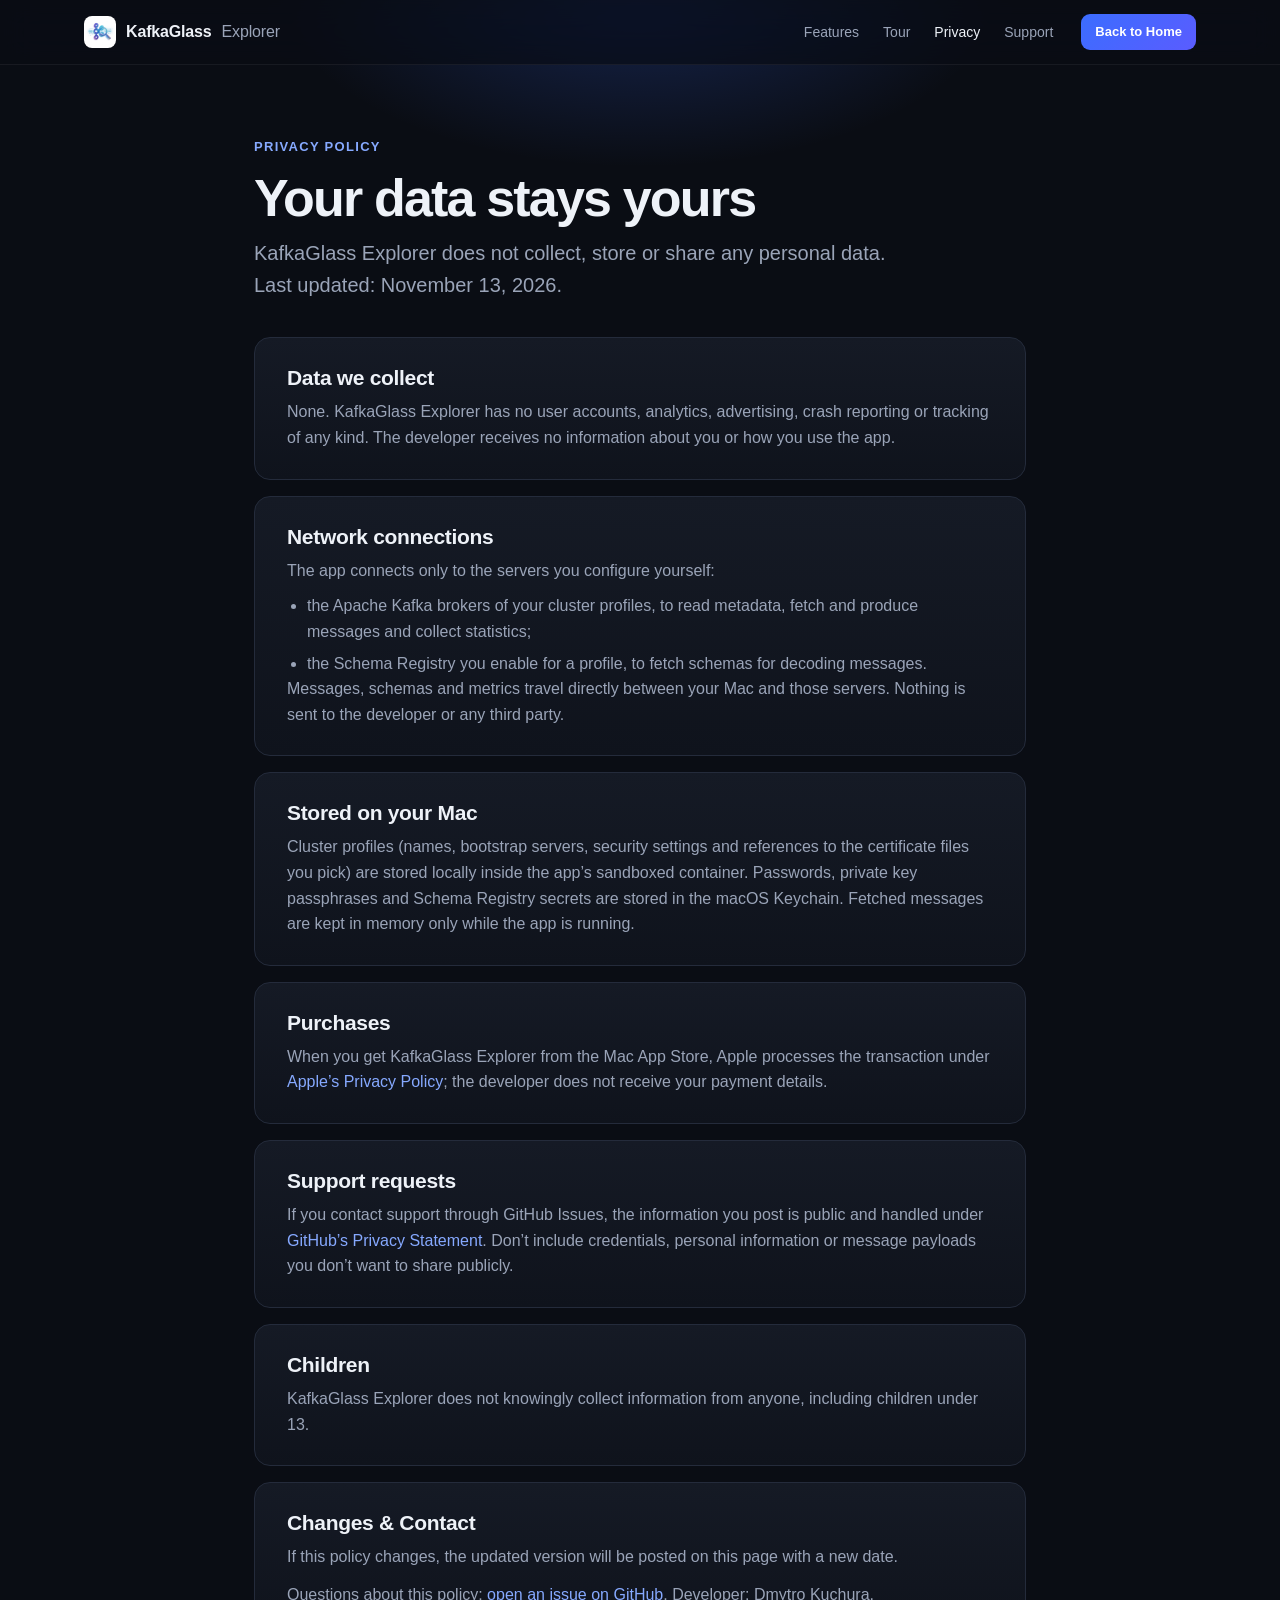
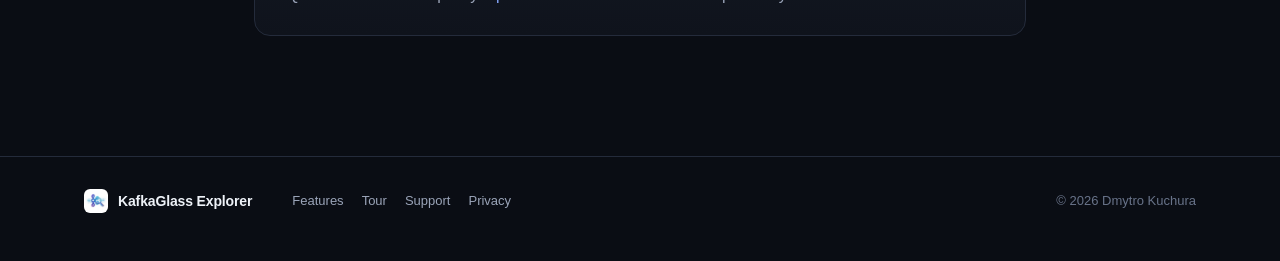
<file: privacy.html>
<!doctype html>
<html lang="en" class="nojs">
<head>
<meta charset="utf-8">
<meta name="viewport" content="width=device-width, initial-scale=1">
<title>KafkaGlass Explorer Privacy Policy</title>
<meta name="description" content="KafkaGlass Explorer does not collect, store or share any personal data. It connects only to the Kafka clusters and Schema Registry you configure.">
<meta name="author" content="Dmytro Kuchura">
<meta name="robots" content="index, follow">
<link rel="canonical" href="https://kafka-glass.github.io/desktop-app/privacy.html">
<link rel="sitemap" type="application/xml" title="Sitemap" href="sitemap.xml">
<meta name="application-name" content="KafkaGlass Explorer">
<meta name="theme-color" content="#0a0d14">
<meta name="color-scheme" content="dark">

<meta property="og:type" content="website">
<meta property="og:site_name" content="KafkaGlass Explorer">
<meta property="og:url" content="https://kafka-glass.github.io/desktop-app/privacy.html">
<meta property="og:title" content="KafkaGlass Explorer Privacy Policy">
<meta property="og:description" content="No accounts, no analytics, no tracking. Your data stays between your Mac and your Kafka cluster.">
<meta property="og:image" content="https://kafka-glass.github.io/desktop-app/og.png">
<meta name="twitter:card" content="summary_large_image">

<link rel="icon" href="icon.png" type="image/png">
<link rel="apple-touch-icon" href="icon.png">
<link rel="manifest" href="site.webmanifest">
<link rel="stylesheet" href="style.css">
</head>
<body>

<nav aria-label="Main">
  <div class="wrap">
    <a class="brand" href="./" aria-label="KafkaGlass Explorer home"><img src="icon.png" alt="" width="32" height="32">KafkaGlass <span>Explorer</span></a>
    <div class="links">
      <a href="./#features">Features</a>
      <a href="./#tour">Tour</a>
      <a href="privacy.html" aria-current="page">Privacy</a>
      <a href="support.html">Support</a>
    </div>
    <a class="btn small" href="./">Back to Home</a>
  </div>
</nav>

<main>
<header class="page-head">
  <div class="wrap narrow">
    <div class="eyebrow">Privacy Policy</div>
    <h1>Your data stays yours</h1>
    <p class="lede">KafkaGlass Explorer does not collect, store or share any personal data. Last updated: November 13, 2026.</p>
  </div>
</header>

<section class="doc">
  <div class="wrap narrow">
    <div class="doc-card">
      <h2>Data we collect</h2>
      <p>None. KafkaGlass Explorer has no user accounts, analytics, advertising, crash reporting or tracking of any kind. The developer receives no information about you or how you use the app.</p>
    </div>

    <div class="doc-card">
      <h2>Network connections</h2>
      <p>The app connects only to the servers you configure yourself:</p>
      <ul>
        <li>the Apache Kafka brokers of your cluster profiles, to read metadata, fetch and produce messages and collect statistics;</li>
        <li>the Schema Registry you enable for a profile, to fetch schemas for decoding messages.</li>
      </ul>
      <p>Messages, schemas and metrics travel directly between your Mac and those servers. Nothing is sent to the developer or any third party.</p>
    </div>

    <div class="doc-card">
      <h2>Stored on your Mac</h2>
      <p>Cluster profiles (names, bootstrap servers, security settings and references to the certificate files you pick) are stored locally inside the app’s sandboxed container. Passwords, private key passphrases and Schema Registry secrets are stored in the macOS Keychain. Fetched messages are kept in memory only while the app is running.</p>
    </div>

    <div class="doc-card">
      <h2>Purchases</h2>
      <p>When you get KafkaGlass Explorer from the Mac App Store, Apple processes the transaction under <a href="https://www.apple.com/legal/privacy/">Apple’s Privacy Policy</a>; the developer does not receive your payment details.</p>
    </div>

    <div class="doc-card">
      <h2>Support requests</h2>
      <p>If you contact support through GitHub Issues, the information you post is public and handled under <a href="https://docs.github.com/site-policy/privacy-policies/github-general-privacy-statement">GitHub’s Privacy Statement</a>. Don’t include credentials, personal information or message payloads you don’t want to share publicly.</p>
    </div>

    <div class="doc-card">
      <h2>Children</h2>
      <p>KafkaGlass Explorer does not knowingly collect information from anyone, including children under 13.</p>
    </div>

    <div class="doc-card">
      <h2>Changes &amp; Contact</h2>
      <p>If this policy changes, the updated version will be posted on this page with a new date.</p>
      <p>Questions about this policy: <a href="https://github.com/kafka-glass/desktop-app/issues/new">open an issue on GitHub</a>. Developer: Dmytro Kuchura.</p>
    </div>
  </div>
</section>
</main>

<footer>
  <div class="wrap">
    <a class="brand" href="./"><img src="icon.png" alt="" width="24" height="24" loading="lazy">KafkaGlass Explorer</a>
    <nav aria-label="Footer" class="flinks">
      <a href="./#features">Features</a>
      <a href="./#tour">Tour</a>
      <a href="support.html">Support</a>
      <a href="privacy.html">Privacy</a>
    </nav>
    <p>© 2026 Dmytro Kuchura</p>
  </div>
</footer>

</body>
</html>
</file>
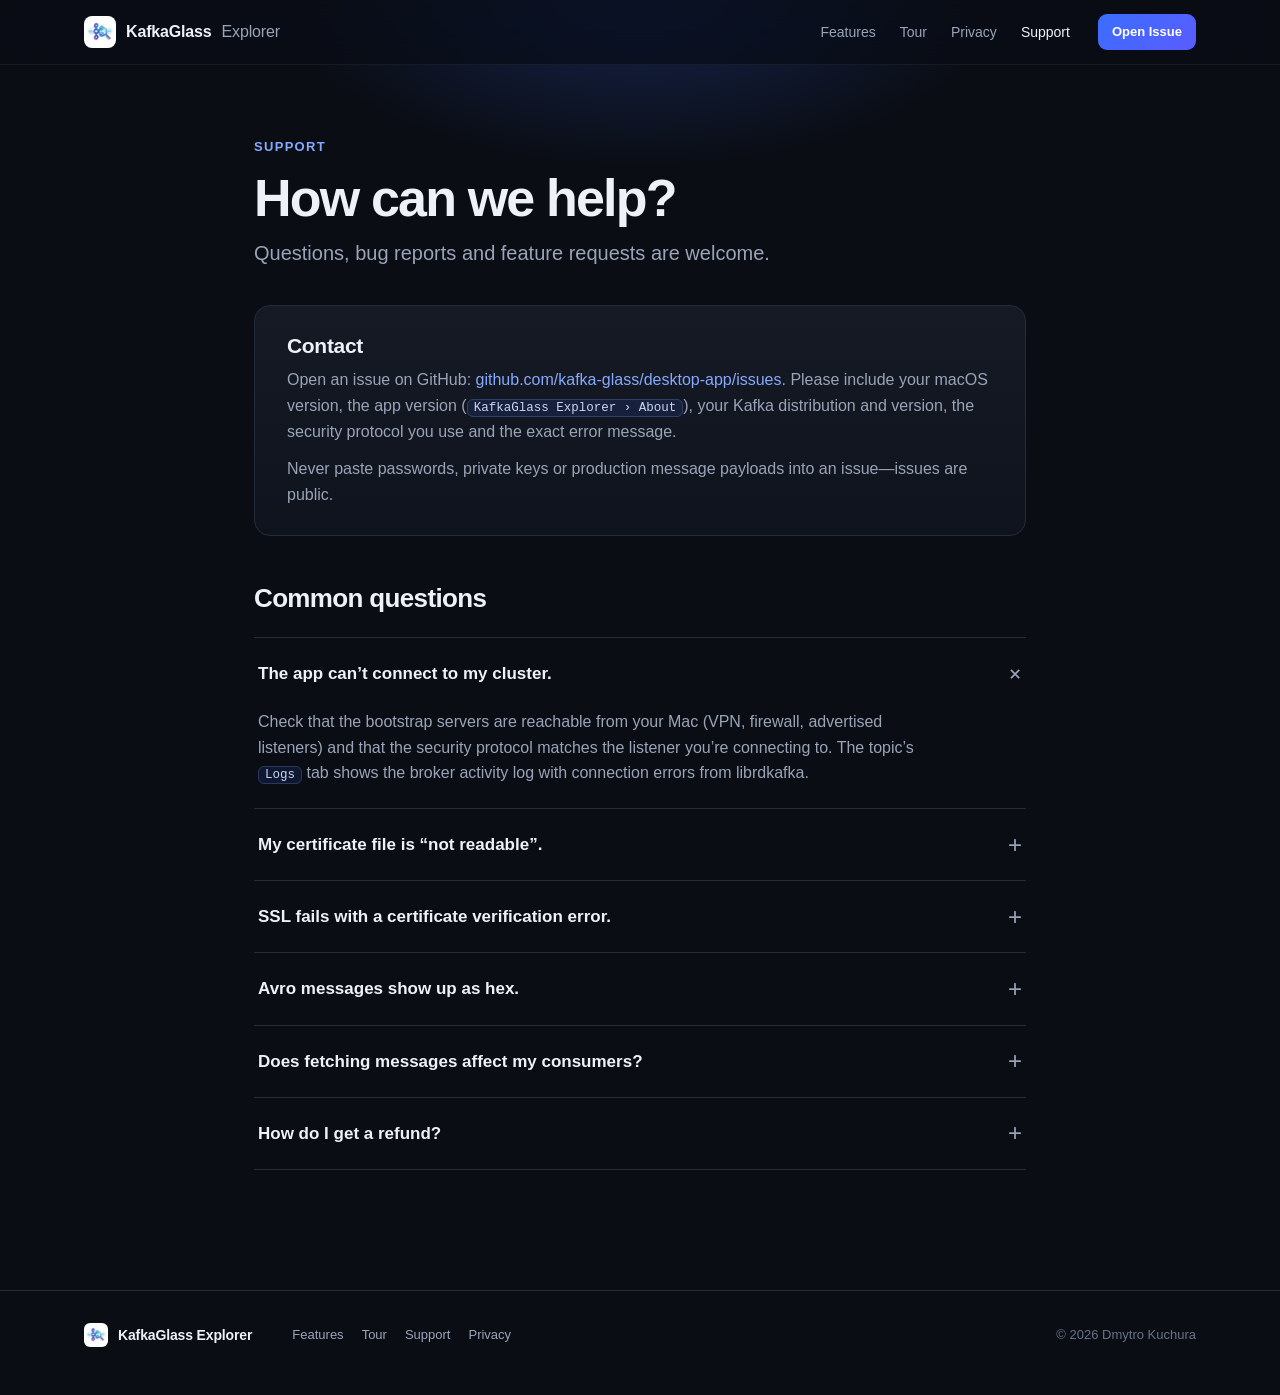
<file: support.html>
<!doctype html>
<html lang="en" class="nojs">
<head>
<meta charset="utf-8">
<meta name="viewport" content="width=device-width, initial-scale=1">
<title>KafkaGlass Explorer Support — Help, Connections &amp; FAQ</title>
<meta name="description" content="Get help with KafkaGlass Explorer for macOS: connecting to secured Kafka clusters, certificates, Schema Registry, Avro decoding and troubleshooting.">
<meta name="author" content="Dmytro Kuchura">
<meta name="robots" content="index, follow, max-image-preview:large, max-snippet:-1, max-video-preview:-1">
<link rel="canonical" href="https://kafka-glass.github.io/desktop-app/support.html">
<link rel="sitemap" type="application/xml" title="Sitemap" href="sitemap.xml">
<meta name="application-name" content="KafkaGlass Explorer">
<meta name="theme-color" content="#0a0d14">
<meta name="color-scheme" content="dark">

<meta property="og:type" content="website">
<meta property="og:site_name" content="KafkaGlass Explorer">
<meta property="og:locale" content="en_US">
<meta property="og:url" content="https://kafka-glass.github.io/desktop-app/support.html">
<meta property="og:title" content="KafkaGlass Explorer Support">
<meta property="og:description" content="Connection troubleshooting, certificates, Schema Registry and bug reports for KafkaGlass Explorer on macOS.">
<meta property="og:image" content="https://kafka-glass.github.io/desktop-app/og.png">
<meta property="og:image:width" content="1200">
<meta property="og:image:height" content="630">
<meta name="twitter:card" content="summary_large_image">
<meta name="twitter:title" content="KafkaGlass Explorer Support">
<meta name="twitter:description" content="Connection troubleshooting, certificates, Schema Registry and bug reports for KafkaGlass Explorer on macOS.">
<meta name="twitter:image" content="https://kafka-glass.github.io/desktop-app/og.png">

<link rel="icon" href="icon.png" type="image/png">
<link rel="apple-touch-icon" href="icon.png">
<link rel="manifest" href="site.webmanifest">
<link rel="stylesheet" href="style.css">

<script type="application/ld+json">
{
  "@context": "https://schema.org",
  "@graph": [
    {
      "@type": "WebPage",
      "@id": "https://kafka-glass.github.io/desktop-app/support.html#webpage",
      "url": "https://kafka-glass.github.io/desktop-app/support.html",
      "name": "KafkaGlass Explorer Support",
      "inLanguage": "en"
    },
    {
      "@type": "BreadcrumbList",
      "itemListElement": [
        { "@type": "ListItem", "position": 1, "name": "KafkaGlass Explorer", "item": "https://kafka-glass.github.io/desktop-app/" },
        { "@type": "ListItem", "position": 2, "name": "Support", "item": "https://kafka-glass.github.io/desktop-app/support.html" }
      ]
    }
  ]
}
</script>
</head>
<body>

<nav aria-label="Main">
  <div class="wrap">
    <a class="brand" href="./" aria-label="KafkaGlass Explorer home"><img src="icon.png" alt="" width="32" height="32">KafkaGlass <span>Explorer</span></a>
    <div class="links">
      <a href="./#features">Features</a>
      <a href="./#tour">Tour</a>
      <a href="privacy.html">Privacy</a>
      <a href="support.html" aria-current="page">Support</a>
    </div>
    <a class="btn small" href="https://github.com/kafka-glass/desktop-app/issues/new">Open Issue</a>
  </div>
</nav>

<main>
<header class="page-head">
  <div class="wrap narrow">
    <div class="eyebrow">Support</div>
    <h1>How can we help?</h1>
    <p class="lede">Questions, bug reports and feature requests are welcome.</p>
  </div>
</header>

<section class="doc">
  <div class="wrap narrow">
    <div class="doc-card">
      <h2>Contact</h2>
      <p>Open an issue on GitHub: <a href="https://github.com/kafka-glass/desktop-app/issues/new">github.com/kafka-glass/desktop-app/issues</a>. Please include your macOS version, the app version (<code>KafkaGlass Explorer › About</code>), your Kafka distribution and version, the security protocol you use and the exact error message.</p>
      <p>Never paste passwords, private keys or production message payloads into an issue—issues are public.</p>
    </div>

    <h2 style="margin-top:48px;font-size:26px">Common questions</h2>
    <div class="faq" style="margin-top:24px">
      <details open>
        <summary><h3>The app can’t connect to my cluster.</h3></summary>
        <p>Check that the bootstrap servers are reachable from your Mac (VPN, firewall, advertised listeners) and that the security protocol matches the listener you’re connecting to. The topic’s <code>Logs</code> tab shows the broker activity log with connection errors from librdkafka.</p>
      </details>
      <details>
        <summary><h3>My certificate file is “not readable”.</h3></summary>
        <p>KafkaGlass runs in the macOS App Sandbox, so it can only read files you select with the file picker. Open <code>Cluster › Edit Cluster Settings…</code> and choose the CA, client certificate and key files again with the <b>Browse…</b> button rather than typing their paths.</p>
      </details>
      <details>
        <summary><h3>SSL fails with a certificate verification error.</h3></summary>
        <p>If your brokers use a private CA, select its certificate as the CA file in the cluster settings. Without one, KafkaGlass verifies the brokers against the system root certificates.</p>
      </details>
      <details>
        <summary><h3>Avro messages show up as hex.</h3></summary>
        <p>Enable Schema Registry in the cluster settings and check its URL and credentials. Avro decoding applies to messages in the Confluent wire format (magic byte <code>0x00</code> followed by a 4-byte schema ID).</p>
      </details>
      <details>
        <summary><h3>Does fetching messages affect my consumers?</h3></summary>
        <p>No. KafkaGlass reads with manual partition assignment and never joins a consumer group or commits offsets.</p>
      </details>
      <details>
        <summary><h3>How do I get a refund?</h3></summary>
        <p>App Store purchases are handled by Apple. Request a refund at <a href="https://reportaproblem.apple.com">reportaproblem.apple.com</a>.</p>
      </details>
    </div>
  </div>
</section>
</main>

<footer>
  <div class="wrap">
    <a class="brand" href="./"><img src="icon.png" alt="" width="24" height="24" loading="lazy">KafkaGlass Explorer</a>
    <nav aria-label="Footer" class="flinks">
      <a href="./#features">Features</a>
      <a href="./#tour">Tour</a>
      <a href="support.html">Support</a>
      <a href="privacy.html">Privacy</a>
    </nav>
    <p>© 2026 Dmytro Kuchura</p>
  </div>
</footer>

</body>
</html>
</file>
<file: style.css>
:root {
  --bg: #0a0d14;
  --bg2: #0f131c;
  --panel: #151a25;
  --panel2: #1b2130;
  --line: #242b3b;
  --line2: #313a4f;
  --text: #eef2f8;
  --dim: #9aa4b8;
  --faint: #687389;
  --accent: #3b6dff;
  --accent2: #86a9ff;
  --cyan: #2fd4f0;
  --violet: #8b6cff;
  --green: #34c77b;
  --orange: #f5a524;
  --red: #ff5f6d;
  --radius: 16px;
  --mono: ui-monospace, SFMono-Regular, Menlo, monospace;
}

* { box-sizing: border-box; }
html { scroll-behavior: smooth; overflow-x: clip; }
body {
  margin: 0;
  background: var(--bg);
  color: var(--text);
  font: 16px/1.6 -apple-system, BlinkMacSystemFont, "SF Pro Text", "Segoe UI", Inter, sans-serif;
  -webkit-font-smoothing: antialiased;
  overflow-x: clip;
}
a { color: var(--accent2); text-decoration: none; }
a:hover { text-decoration: underline; }
code, kbd {
  font: 12.5px var(--mono);
  color: #c9d6f5;
  background: rgba(59, 109, 255, .12);
  border: 1px solid rgba(134, 169, 255, .22);
  padding: 1px 6px;
  border-radius: 6px;
}

.wrap { max-width: 1160px; margin: 0 auto; padding: 0 24px; }
.narrow { max-width: 820px; }
@media (max-width: 600px) { .wrap { padding: 0 16px; } }

/* nav */
body > nav {
  position: sticky;
  top: 0;
  z-index: 20;
  backdrop-filter: saturate(1.6) blur(16px);
  -webkit-backdrop-filter: saturate(1.6) blur(16px);
  background: rgba(10, 13, 20, .74);
  border-bottom: 1px solid rgba(255, 255, 255, .06);
}
body > nav .wrap { display: flex; align-items: center; gap: 28px; height: 64px; }
.brand {
  display: flex;
  align-items: center;
  gap: 10px;
  color: var(--text);
  font-weight: 650;
  letter-spacing: -.01em;
  white-space: nowrap;
}
.brand:hover { text-decoration: none; }
.brand img { width: 32px; height: 32px; border-radius: 8px; }
.brand span { color: var(--dim); font-weight: 500; }
body > nav .links { display: flex; gap: 24px; margin-left: auto; font-size: 14px; }
body > nav .links a { color: var(--dim); }
body > nav .links a:hover,
body > nav .links a[aria-current] { color: var(--text); text-decoration: none; }
@media (max-width: 800px) {
  body > nav .links { display: none; }
  body > nav .btn { margin-left: auto; }
}
@media (max-width: 420px) { .brand span { display: none; } }

.btn {
  display: inline-flex;
  align-items: center;
  gap: 10px;
  background: linear-gradient(135deg, var(--accent), #5a5cff);
  color: #fff;
  font-weight: 600;
  padding: 12px 22px;
  border-radius: 11px;
  font-size: 15px;
  border: 0;
  cursor: pointer;
  box-shadow: 0 8px 24px -8px rgba(59, 109, 255, .72), inset 0 1px 0 rgba(255, 255, 255, .22);
  transition: transform .15s, filter .15s;
}
.btn:hover { text-decoration: none; filter: brightness(1.1); transform: translateY(-1px); }
.btn.small { padding: 8px 14px; font-size: 13px; border-radius: 9px; box-shadow: none; }
.btn.ghost {
  background: rgba(255, 255, 255, .06);
  color: var(--text);
  box-shadow: inset 0 0 0 1px var(--line2);
}
.btn.soon { cursor: default; color: var(--dim); }
.btn.soon:hover { filter: none; transform: none; }
.btn svg { width: 18px; height: 18px; flex: none; }
.btn .tag {
  font-size: 10.5px;
  font-weight: 600;
  text-transform: uppercase;
  letter-spacing: .06em;
  padding: 2px 7px;
  border-radius: 99px;
  background: rgba(47, 212, 240, .14);
  color: var(--cyan);
}

/* hero */
.hero { position: relative; padding: 88px 0 0; text-align: center; isolation: isolate; }
.hero::before {
  content: "";
  position: absolute;
  inset: -120px 0 auto;
  height: 900px;
  z-index: -1;
  background:
    radial-gradient(640px 360px at 50% 10%, rgba(59, 109, 255, .36), transparent 70%),
    radial-gradient(420px 260px at 18% 42%, rgba(139, 108, 255, .16), transparent 70%),
    radial-gradient(420px 260px at 82% 42%, rgba(47, 212, 240, .13), transparent 70%);
}
.hero::after {
  content: "";
  position: absolute;
  inset: 0;
  z-index: -1;
  opacity: .35;
  background-image:
    linear-gradient(rgba(255, 255, 255, .04) 1px, transparent 1px),
    linear-gradient(90deg, rgba(255, 255, 255, .04) 1px, transparent 1px);
  background-size: 48px 48px;
  mask-image: radial-gradient(ellipse at 50% 20%, #000 20%, transparent 65%);
  -webkit-mask-image: radial-gradient(ellipse at 50% 20%, #000 20%, transparent 65%);
}
.hero-icon { width: 112px; height: 112px; display: block; margin: 0 auto 26px; border-radius: 25px; box-shadow: 0 18px 50px -6px rgba(59, 109, 255, .55), 0 0 0 1px rgba(255, 255, 255, .12); }
.pill {
  display: inline-flex;
  align-items: center;
  gap: 8px;
  font-size: 13px;
  color: var(--dim);
  padding: 6px 14px 6px 8px;
  border-radius: 99px;
  background: rgba(255, 255, 255, .04);
  border: 1px solid var(--line);
}
.pill b {
  background: linear-gradient(135deg, var(--accent), var(--violet));
  color: #fff;
  font-size: 11px;
  padding: 2px 8px;
  border-radius: 99px;
  font-weight: 600;
}
.pill:hover { text-decoration: none; color: var(--text); }
h1 {
  font-size: clamp(38px, 6.8vw, 74px);
  line-height: 1.03;
  letter-spacing: -.035em;
  margin: 24px auto 20px;
  max-width: 900px;
  font-weight: 750;
}
.grad {
  background: linear-gradient(100deg, #9ad9ff 0%, #5b8cff 45%, #a47bff 100%);
  -webkit-background-clip: text;
  background-clip: text;
  color: transparent;
}
.lede {
  font-size: clamp(17px, 2.2vw, 20px);
  color: var(--dim);
  max-width: 680px;
  margin: 0 auto 34px;
}
.cta { display: flex; gap: 12px; justify-content: center; flex-wrap: wrap; }
.cta-meta { margin: 16px 0 0; font-size: 13px; color: var(--faint); }
.cta-meta span + span::before { content: "·"; margin: 0 8px; }

/* screenshot slots: a CSS mock stays in place until screenshots/<name>.png exists */
.slot { position: relative; }
.slot > img.real {
  display: block;
  width: 100%;
  height: auto;
  border-radius: 14px;
  border: 1px solid rgba(255, 255, 255, .11);
  box-shadow: 0 50px 120px -30px rgba(0, 0, 0, .9), 0 0 120px -30px rgba(59, 109, 255, .36);
}
.panel .slot > img.real, .slot.flat > img.real { border: 0; border-radius: 0; box-shadow: none; }

/* app window mockup */
.shot { margin: 60px auto 0; max-width: 1120px; perspective: 2000px; }
.shot > .slot { transform: rotateX(8deg); transform-origin: 50% 0; transition: transform .8s cubic-bezier(.2, .7, .2, 1); }
.shot.in > .slot { transform: none; }
.win {
  border-radius: 14px;
  overflow: hidden;
  border: 1px solid rgba(255, 255, 255, .11);
  background: #12161f;
  box-shadow:
    0 50px 120px -30px rgba(0, 0, 0, .9),
    0 0 0 1px rgba(0, 0, 0, .6),
    0 0 120px -20px rgba(59, 109, 255, .36);
  text-align: left;
  font-size: 12px;
  line-height: 1.4;
  user-select: none;
}
.titlebar {
  height: 34px;
  display: flex;
  align-items: center;
  padding: 0 12px;
  gap: 8px;
  background: #1a1e28;
  border-bottom: 1px solid #252a36;
  position: relative;
}
.titlebar i { width: 12px; height: 12px; border-radius: 50%; display: block; }
.titlebar i:nth-child(1) { background: #ff5f57; }
.titlebar i:nth-child(2) { background: #febc2e; }
.titlebar i:nth-child(3) { background: #28c840; }
.titlebar span {
  position: absolute;
  left: 0;
  right: 0;
  text-align: center;
  color: #8b93a5;
  font-size: 12px;
  pointer-events: none;
  white-space: nowrap;
  overflow: hidden;
  text-overflow: ellipsis;
  padding: 0 70px;
}

.kg-body { display: grid; grid-template-columns: 214px 1fr 300px; height: 580px; }
.kg-body > * { min-width: 0; }

/* sidebar */
.kg-side {
  background: linear-gradient(rgba(34, 42, 62, .9), rgba(22, 27, 38, .95));
  border-right: 1px solid #232838;
  padding: 10px 9px;
  display: flex;
  flex-direction: column;
  gap: 1px;
  overflow: hidden;
}
.kg-cluster {
  display: flex;
  align-items: center;
  gap: 8px;
  padding: 7px 9px;
  border-radius: 9px;
  background: rgba(255, 255, 255, .06);
  border: 1px solid rgba(255, 255, 255, .08);
  margin-bottom: 6px;
}
.kg-cluster b { font-size: 11.5px; color: #fff; font-weight: 600; }
.kg-cluster > div { min-width: 0; }
.kg-cluster small { display: block; white-space: nowrap; overflow: hidden; text-overflow: ellipsis; font-size: 9.5px; color: #8b93a5; font-family: var(--mono); }
.kg-cluster .env { margin-left: auto; font-size: 9px; font-weight: 700; padding: 2px 6px; border-radius: 5px; background: rgba(255, 95, 109, .18); color: #ff8d97; letter-spacing: .04em; }
.dot { width: 7px; height: 7px; border-radius: 50%; background: var(--green); box-shadow: 0 0 0 3px rgba(52, 199, 123, .18); flex: none; }
.kg-grp {
  font-size: 10px;
  text-transform: uppercase;
  letter-spacing: .06em;
  color: #6b7488;
  font-weight: 600;
  padding: 9px 8px 4px;
}
.kg-item {
  display: flex;
  align-items: center;
  gap: 7px;
  padding: 5px 8px;
  border-radius: 7px;
  color: #b7bfd0;
  font-size: 11.5px;
  white-space: nowrap;
}
.kg-item svg { width: 12px; height: 12px; flex: none; color: #7f8aa3; }
.kg-item em { margin-left: auto; font-style: normal; font-size: 10px; color: #7f889b; font-family: var(--mono); }
.kg-item.sel { background: rgba(59, 109, 255, .3); color: #fff; font-weight: 550; }
.kg-item.sel svg, .kg-item.sel em { color: #c4d4ff; }
.kg-item.sub { padding-left: 26px; font-size: 11px; }
.kg-item.sub::before { content: ""; width: 5px; height: 5px; border-radius: 2px; background: #3a4358; flex: none; }

/* main workspace */
.kg-main {
  background: #11151d;
  display: flex;
  flex-direction: column;
  overflow: hidden;
}
.kg-head { padding: 12px 14px 10px; border-bottom: 1px solid #1f2431; display: flex; align-items: center; gap: 10px; flex-wrap: wrap; }
.kg-head h4 { margin: 0; font-size: 14px; color: #fff; font-weight: 650; letter-spacing: -.01em; font-family: var(--mono); }
.kg-head .meta { font-size: 10.5px; color: #7f889b; }
.seg {
  display: inline-flex;
  background: #0c0f15;
  border: 1px solid #262c3b;
  border-radius: 8px;
  padding: 2px;
  font-size: 10.5px;
}
.seg span { padding: 3px 9px; border-radius: 6px; color: #8b93a5; white-space: nowrap; }
.seg span.on { background: #283048; color: #fff; font-weight: 550; }
.kg-head .seg { margin-left: auto; }
.kg-bar { display: flex; align-items: center; gap: 7px; padding: 8px 14px; border-bottom: 1px solid #1f2431; background: rgba(20, 24, 34, .7); flex-wrap: wrap; }
.chip {
  padding: 3px 9px;
  border-radius: 6px;
  background: #1b2030;
  border: 1px solid #293042;
  color: #aab2c2;
  font-size: 11px;
  white-space: nowrap;
}
.chip.accent { background: rgba(59, 109, 255, .22); border-color: rgba(134, 169, 255, .42); color: #d3e0ff; }
.chip.green { background: rgba(52, 199, 123, .13); border-color: rgba(52, 199, 123, .32); color: #7fe0ab; }
.chip.search { flex: 1; min-width: 90px; color: #6b7488; }
.kg-table { flex: 1; overflow: hidden; font-family: var(--mono); font-size: 11px; }
.kg-tr { display: grid; grid-template-columns: 62px 34px 1fr 118px 52px; gap: 10px; padding: 6px 14px; border-bottom: 1px solid #181d28; color: #b4bccd; white-space: nowrap; }
.kg-tr > * { overflow: hidden; text-overflow: ellipsis; }
.kg-tr.th { font-family: -apple-system, BlinkMacSystemFont, sans-serif; font-size: 10px; text-transform: uppercase; letter-spacing: .05em; color: #6b7488; font-weight: 600; background: #131823; }
.kg-tr.sel { background: rgba(59, 109, 255, .22); color: #fff; }
.kg-tr .k { color: #9ec1ff; }
.kg-tr.sel .k { color: #d6e3ff; }
.kg-tr .muted { color: #6b7488; }

/* inspector */
.kg-insp {
  background: #151923;
  border-left: 1px solid #232838;
  padding: 12px;
  display: flex;
  flex-direction: column;
  gap: 10px;
  overflow: hidden;
}
.kg-lbl { font-size: 10px; text-transform: uppercase; letter-spacing: .05em; color: #7f889b; font-weight: 600; margin-bottom: 5px; }
.kg-key { font: 11px var(--mono); padding: 7px 9px; border-radius: 8px; background: #0e1118; border: 1px solid #232838; color: #9ec1ff; display: flex; justify-content: space-between; gap: 8px; }
.kg-key span { color: #6b7488; }
.kg-kv { display: grid; grid-template-columns: 1fr 1fr; gap: 5px; }
.kg-kv div { font-size: 10.5px; padding: 5px 8px; border-radius: 7px; background: #1b2030; }
.kg-kv div span { display: block; color: #7f889b; font-size: 9.5px; }
.kg-kv div b { color: #e3e8f2; font-weight: 550; font-family: var(--mono); }
.kg-insp .seg { width: 100%; display: grid; grid-template-columns: repeat(4, 1fr); text-align: center; }
.kg-insp .seg span { padding: 3px 0; }
.code {
  font: 11px/1.62 var(--mono);
  color: #c9cfdb;
  white-space: pre;
  background: #0b0e14;
  border: 1px solid #1f2431;
  border-radius: 9px;
  padding: 10px 11px;
  overflow: hidden;
  flex: 1;
}
.code .k { color: #9fb7ff; }
.code .s { color: #f0b46b; }
.code .n { color: #7ee0a8; }
.code .c { color: #4d566a; }
.code .p { color: #7f889b; }

@media (max-width: 1020px) {
  .kg-body { grid-template-columns: 200px 1fr; }
  .kg-insp { display: none; }
}
@media (max-width: 760px) {
  .kg-body { grid-template-columns: 1fr; height: 460px; }
  .kg-side { display: none; }
  .kg-tr { grid-template-columns: 54px 28px 1fr 52px; }
  .kg-tr > :nth-child(4) { display: none; }
  .kg-head .seg { margin-left: 0; }
}

/* sections */
section { padding: 116px 0 0; }
.eyebrow {
  color: var(--accent2);
  font-weight: 600;
  font-size: 13px;
  text-transform: uppercase;
  letter-spacing: .1em;
}
h2 {
  font-size: clamp(30px, 4.4vw, 46px);
  line-height: 1.1;
  letter-spacing: -.025em;
  margin: 12px 0 16px;
  font-weight: 720;
}
.sub { color: var(--dim); font-size: 18px; max-width: 660px; margin: 0; }
.center { text-align: center; }
.center .sub { margin: 0 auto; }

.grid { display: grid; grid-template-columns: repeat(3, 1fr); gap: 16px; margin-top: 56px; }
@media (max-width: 900px) { .grid { grid-template-columns: repeat(2, 1fr); } }
@media (max-width: 600px) { .grid { grid-template-columns: 1fr; } }
.card {
  position: relative;
  background: linear-gradient(180deg, var(--panel), var(--bg2));
  border: 1px solid var(--line);
  border-radius: var(--radius);
  padding: 28px;
  transition: border-color .2s, transform .2s;
  overflow: hidden;
}
.card:hover { border-color: var(--line2); transform: translateY(-2px); }
.card .ico {
  width: 44px;
  height: 44px;
  border-radius: 12px;
  display: grid;
  place-items: center;
  margin-bottom: 18px;
  background: rgba(59, 109, 255, .14);
  border: 1px solid rgba(134, 169, 255, .32);
  color: var(--accent2);
}
.card .ico.c { background: rgba(47, 212, 240, .1); border-color: rgba(47, 212, 240, .3); color: var(--cyan); }
.card .ico.v { background: rgba(139, 108, 255, .13); border-color: rgba(139, 108, 255, .34); color: #b29dff; }
.card .ico svg { width: 22px; height: 22px; }
.card h3 { margin: 0 0 8px; font-size: 18px; letter-spacing: -.01em; }
.card p { margin: 0; color: var(--dim); font-size: 15px; }

/* feature rows */
.row { display: grid; grid-template-columns: 1fr 1.15fr; gap: 64px; align-items: center; margin-top: 112px; }
.row.rev > :first-child { order: 2; }
@media (max-width: 900px) {
  .row, .row.rev { grid-template-columns: 1fr; gap: 36px; margin-top: 84px; }
  .row.rev > :first-child { order: 0; }
}
.row > *, .grid > *, .dl > * { min-width: 0; }
.row ul { list-style: none; padding: 0; margin: 24px 0 0; }
.row li { display: flex; gap: 12px; padding: 8px 0; color: var(--dim); }
.row li::before {
  content: "";
  flex: none;
  width: 18px;
  height: 18px;
  margin-top: 3px;
  border-radius: 50%;
  background: rgba(47, 212, 240, .14) url("data:image/svg+xml,%3Csvg xmlns='http://www.w3.org/2000/svg' viewBox='0 0 24 24' fill='none' stroke='%232fd4f0' stroke-width='3' stroke-linecap='round' stroke-linejoin='round'%3E%3Cpath d='M5 12l5 5L20 7'/%3E%3C/svg%3E") center/11px no-repeat;
}
.row li b { color: var(--text); font-weight: 600; }

.panel {
  background: #11151d;
  border: 1px solid var(--line);
  border-radius: var(--radius);
  overflow: hidden;
  box-shadow: 0 30px 80px -30px rgba(0, 0, 0, .8);
  font-size: 12px;
  line-height: 1.4;
  max-width: 100%;
  user-select: none;
}
.panel .titlebar { height: 30px; }
.pbody { padding: 18px; background: #0c0f15; display: grid; gap: 12px; }

/* inspector panel */
.fmt { display: flex; gap: 6px; flex-wrap: wrap; }
.fmt span { padding: 4px 10px; border-radius: 7px; background: #171c28; border: 1px solid #252c3d; color: #9aa4b8; font-size: 11px; }
.fmt span.on { background: rgba(59, 109, 255, .22); border-color: rgba(134, 169, 255, .45); color: #fff; }
.fmt span.auto { margin-left: auto; background: rgba(52, 199, 123, .12); border-color: rgba(52, 199, 123, .3); color: #7fe0ab; }
.wire { font: 11px var(--mono); color: #8b93a5; display: flex; gap: 6px; flex-wrap: wrap; align-items: center; }
.wire b { font-weight: 500; padding: 2px 6px; border-radius: 5px; background: #1b2030; color: #c9cfdb; }
.wire b.m { background: rgba(255, 95, 109, .16); color: #ff9aa3; }
.wire b.id { background: rgba(139, 108, 255, .18); color: #c4b5ff; }
.panel .code { flex: none; font-size: 12px; }

/* produce panel */
.form { display: grid; gap: 10px; }
.fld { display: grid; grid-template-columns: 74px 1fr; gap: 10px; align-items: center; }
.fld > span { color: #7f889b; font-size: 11.5px; text-align: right; }
.inp { padding: 6px 10px; border-radius: 8px; background: #151a25; border: 1px solid #262d3e; color: #dfe5f0; font: 11.5px var(--mono); display: flex; gap: 8px; align-items: center; min-width: 0; }
.inp .v { flex: 1; min-width: 0; overflow: hidden; text-overflow: ellipsis; white-space: nowrap; }
.inp .seg { flex: none; }
.inp > em { margin-left: auto; font-style: normal; font: 10.5px -apple-system, sans-serif; color: var(--accent2); }
.inp .seg { font-family: -apple-system, sans-serif; margin-left: auto; }
.hdrs { display: grid; gap: 5px; }
.hdrs .inp { justify-content: space-between; }
.hdrs .inp b { font-weight: 500; color: #9fb7ff; }
.result {
  display: flex;
  align-items: center;
  gap: 10px;
  padding: 10px 12px;
  border-radius: 10px;
  background: rgba(52, 199, 123, .1);
  border: 1px solid rgba(52, 199, 123, .3);
  color: #b7ecd0;
  font-size: 12px;
}
.result svg { width: 16px; height: 16px; color: var(--green); flex: none; }
.result code { background: rgba(0, 0, 0, .25); border-color: rgba(52, 199, 123, .3); color: #d9f7e7; font-size: 11px; }
.actions { display: flex; justify-content: flex-end; gap: 8px; }
.actions .chip { padding: 5px 14px; font-size: 11.5px; }
@media (max-width: 480px) {
  .fld { grid-template-columns: 1fr; gap: 4px; }
  .fld > span { text-align: left; }
}

/* statistics panel */
.stats { display: grid; grid-template-columns: repeat(3, 1fr); gap: 10px; }
.stat { padding: 11px 12px; border-radius: 11px; background: #151a25; border: 1px solid #232a3a; }
.stat span { display: block; color: #7f889b; font-size: 10.5px; }
.stat b { display: block; font-size: 19px; letter-spacing: -.02em; color: #fff; margin-top: 2px; font-weight: 650; }
.stat b small { font-size: 11px; color: #7f889b; font-weight: 500; }
.chart { border-radius: 11px; background: #151a25; border: 1px solid #232a3a; padding: 11px 12px 6px; }
.chart-hd { display: flex; justify-content: space-between; color: #9aa4b8; font-size: 11px; margin-bottom: 4px; }
.chart-hd i { font-style: normal; color: #6b7488; }
.chart svg { display: block; width: 100%; height: 92px; }
.lag { display: grid; gap: 5px; }
.lag div { display: grid; grid-template-columns: 1fr 70px 64px; gap: 10px; align-items: center; padding: 6px 10px; border-radius: 8px; background: #151a25; font-size: 11px; color: #c9cfdb; }
.lag div > :first-child { font-family: var(--mono); overflow: hidden; text-overflow: ellipsis; white-space: nowrap; }
.lag em { font-style: normal; font-size: 10px; padding: 2px 7px; border-radius: 99px; text-align: center; }
.lag em.ok { background: rgba(52, 199, 123, .13); color: #7fe0ab; }
.lag em.warn { background: rgba(245, 165, 36, .14); color: #ffc766; }
.lag b { text-align: right; font-family: var(--mono); font-weight: 500; }
@media (max-width: 480px) {
  .stats { grid-template-columns: 1fr 1fr; }
  .stats .stat:last-child { display: none; }
}

/* schema diff panel */
.diff { font: 11.5px/1.7 var(--mono); background: #0b0e14; border: 1px solid #1f2431; border-radius: 9px; overflow: hidden; }
.diff div { display: grid; grid-template-columns: 26px 26px 1fr; white-space: pre; color: #b4bccd; }
.diff div span { color: #3e4659; text-align: right; padding-right: 8px; }
.diff div code { all: unset; padding-left: 6px; overflow: hidden; text-overflow: ellipsis; }
.diff .add { background: rgba(52, 199, 123, .12); color: #a6efc7; }
.diff .add code::before { content: "+ "; color: var(--green); }
.diff .del { background: rgba(255, 95, 109, .12); color: #ffb1b8; }
.diff .del code::before { content: "− "; color: var(--red); }
.diff .ctx code::before { content: "  "; }
.subjects { display: grid; gap: 5px; }
.subjects div { display: flex; gap: 10px; align-items: center; padding: 6px 10px; border-radius: 8px; background: #151a25; font-size: 11px; color: #c9cfdb; }
.subjects div.sel { background: rgba(59, 109, 255, .2); color: #fff; }
.subjects div b { font-family: var(--mono); font-weight: 500; overflow: hidden; text-overflow: ellipsis; white-space: nowrap; }
.subjects div span { margin-left: auto; color: #7f889b; font-family: var(--mono); font-size: 10.5px; white-space: nowrap; }

/* security strip */
.trust {
  display: grid;
  grid-template-columns: repeat(4, 1fr);
  gap: 1px;
  background: var(--line);
  border: 1px solid var(--line);
  border-radius: var(--radius);
  overflow: hidden;
  margin-top: 56px;
}
.trust div { background: var(--bg2); padding: 28px; }
.trust b { display: block; font-size: 16px; margin-bottom: 6px; }
.trust p { margin: 0; color: var(--dim); font-size: 14px; }
@media (max-width: 900px) { .trust { grid-template-columns: 1fr 1fr; } }
@media (max-width: 560px) { .trust { grid-template-columns: 1fr; } }

.auth { display: flex; flex-wrap: wrap; justify-content: center; gap: 8px; margin-top: 28px; }
.auth span { font: 12.5px var(--mono); padding: 6px 12px; border-radius: 99px; border: 1px solid var(--line2); background: rgba(255, 255, 255, .03); color: #c9d3e8; }

/* download */
.dl { margin-top: 56px; display: grid; grid-template-columns: 1fr 1fr; gap: 16px; }
@media (max-width: 860px) { .dl { grid-template-columns: 1fr; } }
.dlmain {
  position: relative;
  overflow: hidden;
  border-radius: var(--radius);
  padding: 36px;
  border: 1px solid rgba(134, 169, 255, .36);
  background:
    radial-gradient(500px 300px at 100% 0%, rgba(59, 109, 255, .28), transparent 70%),
    linear-gradient(180deg, #141a2b, #0f131c);
}
.dlmain.alt {
  border-color: var(--line);
  background:
    radial-gradient(500px 300px at 100% 0%, rgba(47, 212, 240, .1), transparent 70%),
    linear-gradient(180deg, #131823, #0f131c);
}
@media (max-width: 600px) { .dlmain { padding: 28px 22px; } }
.dlmain .badge { display: inline-block; font-size: 11px; font-weight: 600; letter-spacing: .08em; text-transform: uppercase; color: var(--accent2); margin-bottom: 12px; }
.dlmain.alt .badge { color: var(--cyan); }
.dlmain h3 { font-size: 24px; margin: 0 0 6px; letter-spacing: -.02em; }
.dlmain .meta { color: var(--dim); font-size: 14.5px; margin: 0 0 24px; }
.dlmain .cta { justify-content: flex-start; }
dl { display: grid; grid-template-columns: max-content 1fr; gap: 8px 18px; margin: 28px 0 0; font-size: 13.5px; }
dt { color: var(--faint); }
dd { margin: 0; color: var(--dim); overflow-wrap: anywhere; }

.keys { margin-top: 16px; border-radius: var(--radius); border: 1px solid var(--line); background: var(--bg2); padding: 24px 28px; }
.keys h3 { margin: 0 0 12px; font-size: 15px; }
.keys ul { list-style: none; padding: 0; margin: 0; display: grid; grid-template-columns: 1fr 1fr; column-gap: 40px; }
.keys li { display: flex; justify-content: space-between; gap: 12px; padding: 9px 0; border-bottom: 1px solid var(--line); font-size: 14px; color: var(--dim); }
.keys kbd { white-space: nowrap; }
@media (max-width: 700px) { .keys ul { grid-template-columns: 1fr; } }

/* FAQ */
.faq { margin-top: 48px; border-top: 1px solid var(--line); }
.faq details { border-bottom: 1px solid var(--line); }
.faq summary { list-style: none; cursor: pointer; display: flex; align-items: center; gap: 16px; padding: 22px 4px; }
.faq summary::-webkit-details-marker { display: none; }
.faq summary::after { content: "+"; margin-left: auto; font-size: 24px; line-height: 1; color: var(--dim); transition: transform .2s; }
.faq details[open] summary::after { transform: rotate(45deg); }
.faq h3 { margin: 0; font-size: 17px; font-weight: 600; }
.faq p { margin: 0; padding: 0 4px 22px; color: var(--dim); max-width: 680px; }

/* subpages (support & privacy) */
.page-head { padding: 72px 0 36px; position: relative; isolation: isolate; }
.page-head::before {
  content: "";
  position: absolute;
  inset: -80px 0 auto;
  height: 360px;
  z-index: -1;
  background: radial-gradient(520px 260px at 50% 0%, rgba(59, 109, 255, .26), transparent 70%);
}
.page-head h1 { font-size: clamp(32px, 5vw, 52px); margin: 14px 0 12px; max-width: none; }
.page-head .lede { margin: 0; max-width: 640px; }
.doc { padding-top: 0; }
.doc-card {
  background: linear-gradient(180deg, var(--panel), var(--bg2));
  border: 1px solid var(--line);
  border-radius: var(--radius);
  padding: 28px 32px;
  margin-bottom: 16px;
}
.doc-card h2 { font-size: 21px; margin: 0 0 10px; letter-spacing: -.015em; }
.doc-card p { margin: 0; color: var(--dim); }
.doc-card p + p { margin-top: 12px; }
.doc-card ul { margin: 10px 0 0; padding-left: 20px; color: var(--dim); }
.doc-card li + li { margin-top: 6px; }
@media (max-width: 600px) { .doc-card { padding: 22px 20px; } }

/* footer */
footer { margin-top: 120px; border-top: 1px solid var(--line); padding: 32px 0 48px; color: var(--faint); font-size: 13px; }
footer .wrap { display: flex; gap: 16px; align-items: center; flex-wrap: wrap; }
footer .brand { font-size: 14px; }
footer .brand img { width: 24px; height: 24px; border-radius: 6px; }
footer p { margin: 0 0 0 auto; }
.flinks { display: flex; gap: 18px; margin-left: 24px; flex-wrap: wrap; }
.flinks a { color: var(--dim); }
@media (max-width: 720px) {
  .flinks { margin-left: 0; width: 100%; }
  footer p { margin: 0; }
}

/* reveal animation */
.js .reveal { opacity: 0; transform: translateY(18px); transition: opacity .7s, transform .7s cubic-bezier(.2, .7, .2, 1); }
.js .reveal.in { opacity: 1; transform: none; }
@media (prefers-reduced-motion: reduce) {
  .js .reveal { opacity: 1; transform: none; transition: none; }
  .shot > .slot { transform: none; transition: none; }
  html { scroll-behavior: auto; }
}
</file>
